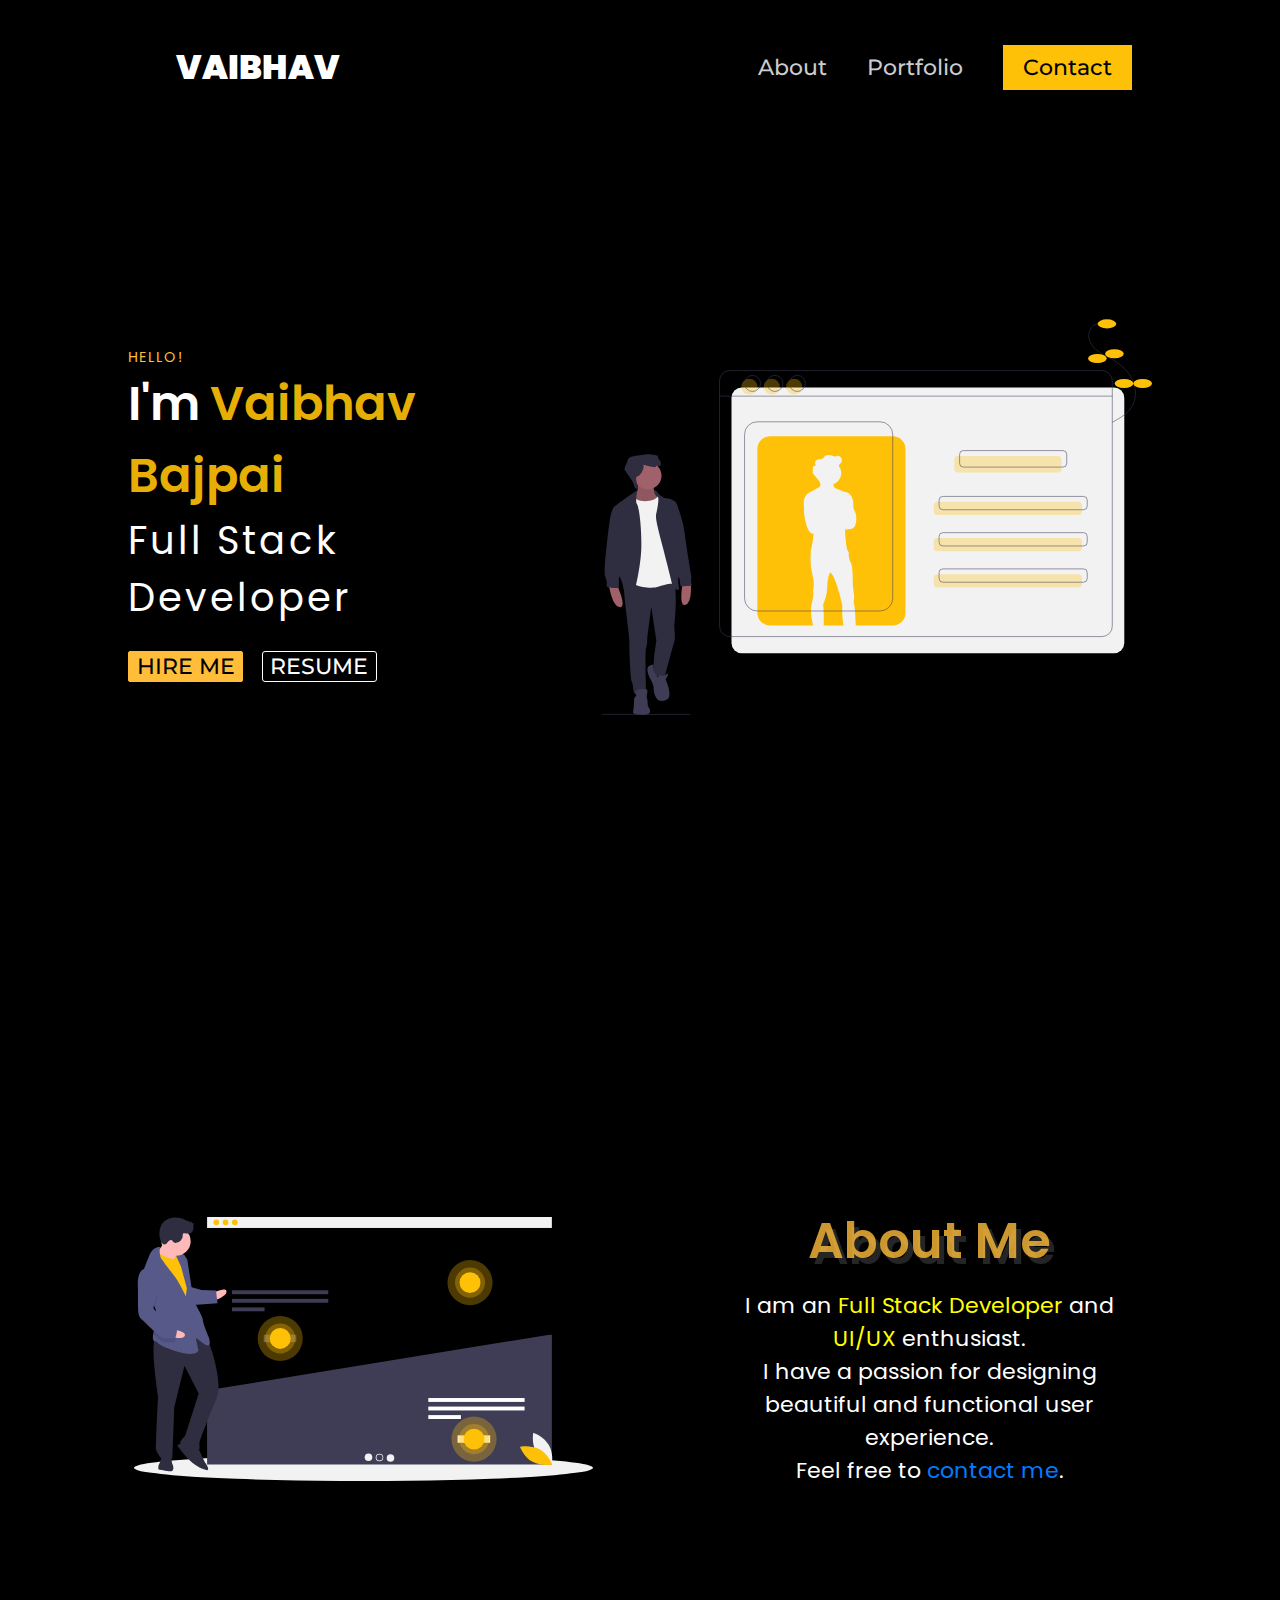
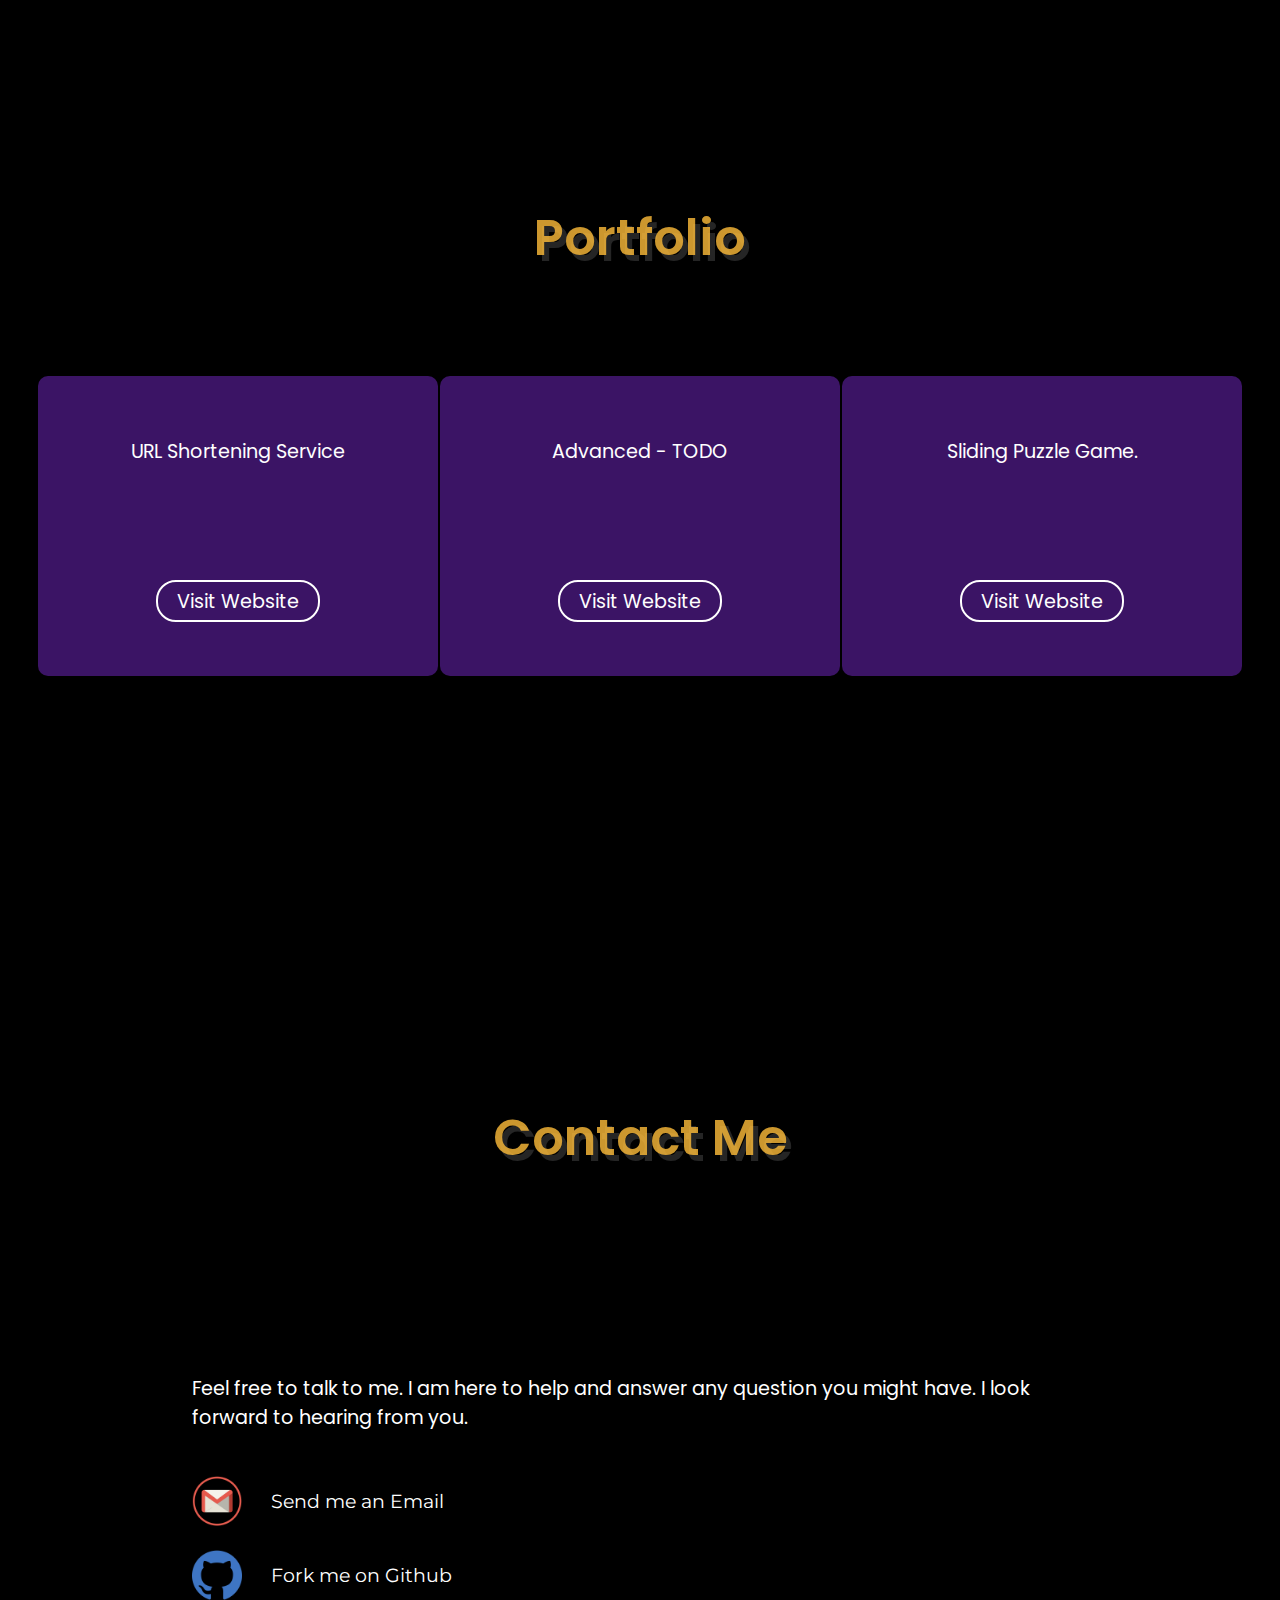
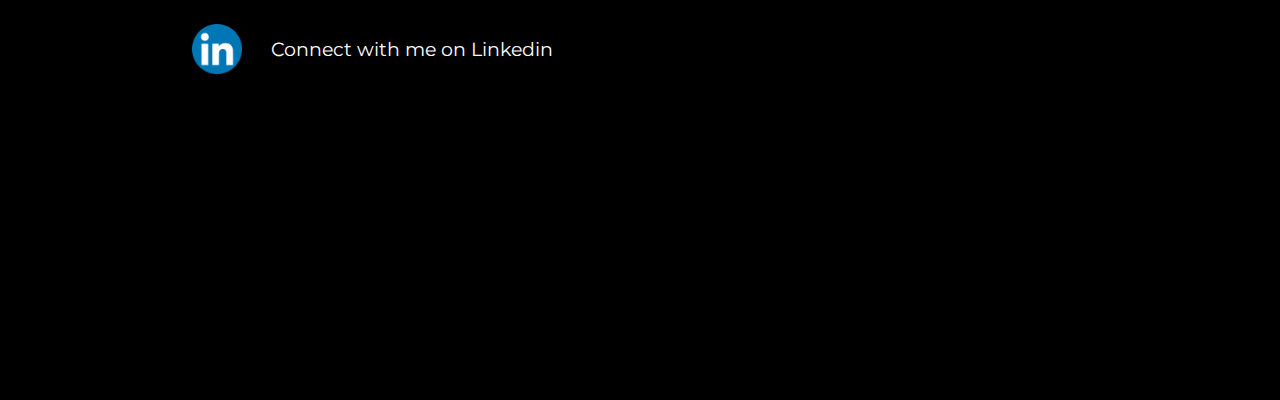
<file: index.html>
<!DOCTYPE html>
<html lang="en">
  <head>
    <meta charset="UTF-8" />
    <meta name="viewport" content="width=device-width, initial-scale=1.0" />
    <meta http-equiv="X-UA-Compatible" content="ie=edge" />
    <title>Vaibhav Bajpai</title>

    <!-- my stylesheets starts -->
    <link rel="stylesheet" href="./css/styles.css" />
    <link rel="stylesheet" href="./css/responsive.css" />
    <link
      rel="stylesheet"
      href="https://use.fontawesome.com/releases/v5.5.0/css/all.css"
    />

    <!-- Google Tag Manager -->
    <script>
      (function (w, d, s, l, i) {
        w[l] = w[l] || [];
        w[l].push({ "gtm.start": new Date().getTime(), event: "gtm.js" });
        var f = d.getElementsByTagName(s)[0],
          j = d.createElement(s),
          dl = l != "dataLayer" ? "&l=" + l : "";
        j.async = true;
        j.src = "https://www.googletagmanager.com/gtm.js?id=" + i + dl;
        f.parentNode.insertBefore(j, f);
      })(window, document, "script", "dataLayer", "GTM-MG83QJJ");
    </script>
    <!-- End Google Tag Manager -->
  </head>

  <body>
    <!-- Google Tag Manager (noscript) -->
    <noscript
      ><iframe
        src="https://www.googletagmanager.com/ns.html?id=GTM-MG83QJJ"
        height="0"
        width="0"
        style="display: none; visibility: hidden"
      ></iframe
    ></noscript>
    <!-- End Google Tag Manager (noscript) -->

    <!-- header section starts -->
    <header>
      <!-- <img class="logo" src="./img/" alt="Vaibhav Bajpai"> -->
      <h1 class="logo">Vaibhav</h1>
      <input type="checkbox" id="toggle" />
      <label for="toggle" class="display-btn">
        <i class="fas fa-bars"></i>
      </label>

      <ul class="nav-links">
        <li><a href="#about-area">About</a></li>
        <li><a href="#portfolio-area">Portfolio</a></li>
        <!-- <li><a href="#skills-area">Skills</a></li> -->
        <li>
          <a class="cta" href="#contact-area"><button>Contact</button></a>
        </li>

        <label for="toggle" class="hide-btn">
          <i class="fas fa-times"></i>
        </label>
      </ul>
    </header>
    <!-- header section ends -->

    <!-- main section starts -->
    <main class="main-area">
      <!-- banner section starts -->
      <div class="banner-area" id="banner-area">
        <div class="banner-msg-area">
          <div class="line-1">hello!</div>
          <div class="line-2">
            <span class="banner-highlighted-text">I'm</span> Vaibhav Bajpai
          </div>
          <div class="line-3">Full Stack Developer</div>
          <div class="banner-btn-area">
            <a href="#contact-area">
              <button type="button" class="hire-me-btn">hire me</button></a
            >
            <a href="./resume/resume.pdf" target="_blank"
              ><button type="button" class="resume-btn">resume</button></a
            >
          </div>
        </div>
        <div class="banner-img-area">
          <img src="./img/banner-img.svg" alt="banner-img" class="banner-img" />
        </div>
      </div>
      <!-- banner section ends -->

      <!-- about section starts -->
      <div class="about-area" id="about-area">
        -->

        <div class="about-info-area">
          <div class="about-me-heading">about me</div>
          <div class="about-img-area-responsive">
            <img
              src="./img/about-me-img.svg"
              alt="about-me-img"
              class="about-me-img-responsive"
            />
          </div>
          <div class="about-me-info">
            <div class="line-1">
              I am an
              <span class="about-me-highlighted-text">
                Full Stack Developer</span
              >
              and
              <span class="about-me-highlighted-text">UI/UX</span> enthusiast.
            </div>

            <div class="line-2">
              I have a passion for designing beautiful and functional user
              experience.
            </div>

            <div class="line-3">
              Feel free to <a href="#contact-area">contact me</a>.
            </div>
          </div>
        </div>
        <div class="about-img-area">
          <img
            src="./img/about-me-img.svg"
            alt="about-me-img"
            class="about-me-img"
          />
        </div>
      </div>
      <!-- about section ends -->

      <!-- portfolio section starts -->

      <div class="portfolio-area" id="portfolio-area">
        <div class="portfolio-heading">Portfolio</div>
        <div class="portfolio-cards-section">
          <div class="portfolio-cards">
            <div class="work-info">URL Shortening Service</div>
            <div class="visit-link">
              <a href="https://tiny-insta-url.herokuapp.com/" target="_blank"
                >Visit Website</a
              >
            </div>
          </div>
          <div class="portfolio-cards">
            <div class="work-info">Advanced - TODO</div>
            <div class="visit-link">
              <a
                href="https://advanced-todo-react.herokuapp.com/"
                target="_blank"
                >Visit Website</a
              >
            </div>
          </div>
          <div class="portfolio-cards">
            <div class="work-info">Sliding Puzzle Game.</div>
            <div class="visit-link">
              <a
                href="https://vaibhavb1998.github.io/project/index.html"
                target="_blank"
                >Visit Website</a
              >
            </div>
          </div>
        </div>
      </div>
      <!-- portfolio section ends -->

      <!-- skills section starts -->
      <!-- <div class="skills-area" id="skills-area">
      <div class="skills-heading">
        Skills
      </div>
      <div class="skills-cards-section">
        <div class="skills-card"></div>
        <div class="skills-card"></div>
        <div class="skills-card"></div>
        <div class="skills-card"></div>
        <div class="skills-card"></div>
        <div class="skills-card"></div>
      </div>
    </div> -->
      <!-- skills section ends -->

      <!-- contact section starts -->
      <div class="contact-area" id="contact-area">
        <div class="contact-heading">Contact Me</div>
        <div class="flex-container">
          <div class="social-section">
            <div class="small-msg">
              Feel free to talk to me. I am here to help and answer any question
              you might have. I look forward to hearing from you.
            </div>
            <br /><br /><br /><br />
            <div class="social-icons-section">
              <div class="social-icons">
                <img src="./img/gmail.png" alt="" height="50" />
                <a
                  href="mailto:vaibhavbajpai12@gmail.com?Subject=Hello%20again"
                  target="_top"
                  ><span>Send me an Email</span></a
                >
              </div>
              <br />
              <div class="social-icons">
                <img src="./img/github.png" alt="" height="50" />
                <a href="https://github.com/vaibhavb1998" target="blank"
                  ><span> Fork me on Github</span></a
                >
              </div>
              <br />
              <div class="social-icons">
                <img src="./img/linkedin.png" alt="" height="50" />
                <a
                  href="https://in.linkedin.com/in/vaibhav-bajpai-a53a69174"
                  target="_blank"
                  ><span> Connect with me on Linkedin</span></a
                >
              </div>
              <br />
            </div>
          </div>
          <!-- <div class="my-profile-pic">
            <img
              class="my-pic"
              src="./img/vaibhav.png"
              alt=""
              height="400"
              width="300"
            />
          </div> -->
        </div>
      </div>
      <!-- contact section ends -->
    </main>
    <!-- main section ends -->

    <!-- footer section starts -->
    <!-- <footer>
    &copy; Vaibhav Bajpai
  </footer> -->
    <!-- footer section ends -->

    <script src="./js/script.js"></script>
  </body>
</html>
</file>
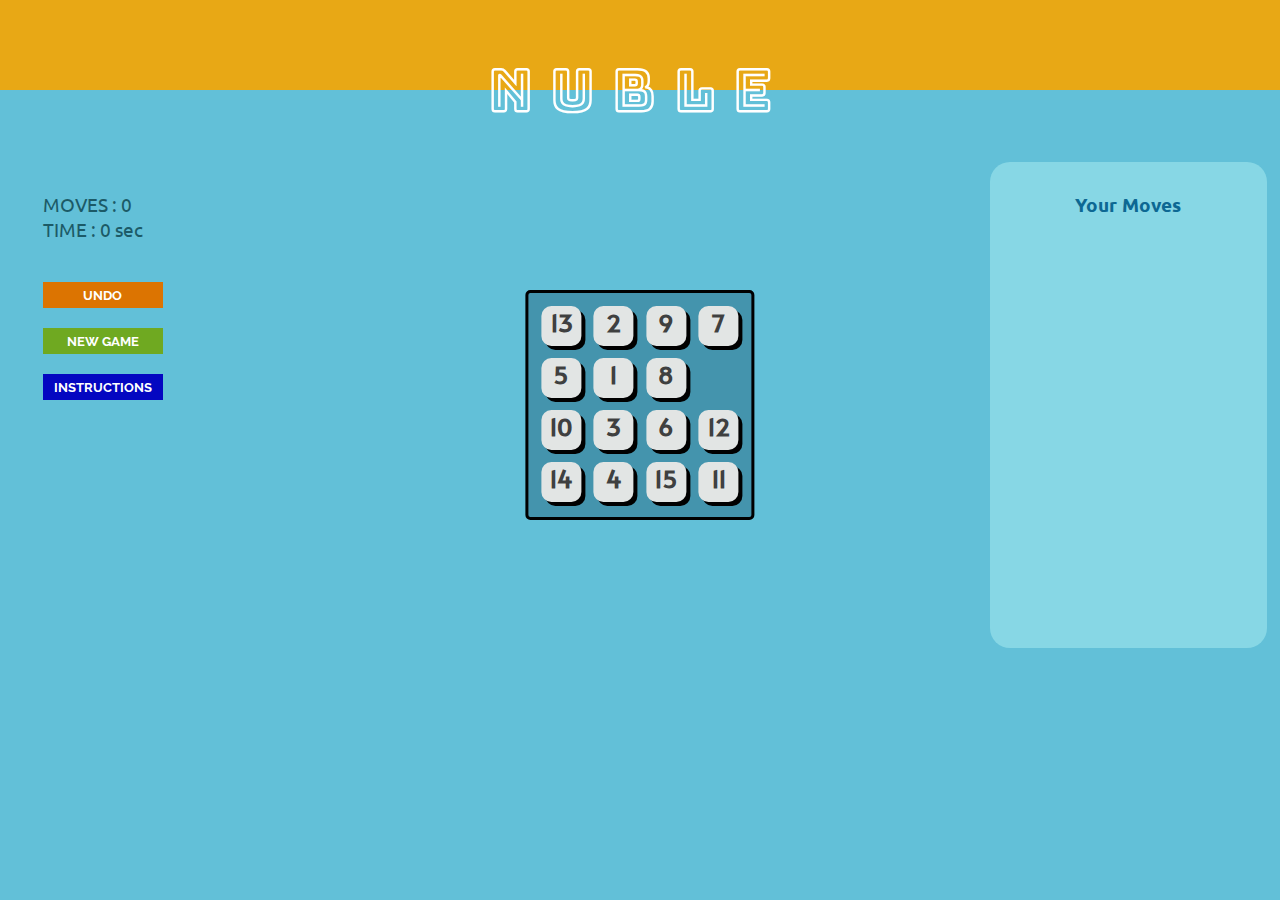
<file: project/index.html>
<!DOCTYPE html>
<html lang="en">
  <head>
    <meta charset="UTF-8" />
    <meta name="viewport" content="width=device-width, initial-scale=1.0" />
    <meta http-equiv="X-UA-Compatible" content="ie=edge" />
    <title>NUBLE - Vaibhav Bajpai</title>
    <link rel="stylesheet" href="./css/styles.css" />
    <link rel="stylesheet" href="./css/responsive.css" />
  </head>

  <body onkeydown="keyPressed(event)">
    <header>
      <h1>NUBLE</h1>
    </header>

    <main>
      <section id="stats-section">
        <div class="stats">
          <div>
            <span>moves : </span>
            <span id="moves-count">0</span>
          </div>
          <div>
            <span>time : </span>
            <span id="timer">0</span>
            <span style="text-transform: lowercase">sec</span>
          </div>
        </div>
        <div class="game-btn" style="width: 140px">
          <button
            style="background: #dc7401; color: white; text-transform: uppercase"
            onclick="undo();"
          >
            undo
          </button>
          <button
            style="background: #6fa921; color: white; text-transform: uppercase"
            onclick="window.location.reload();"
          >
            new game
          </button>
          <!-- <button
            style="background: #c1044b; color: white; text-transform: uppercase"
            class="disabled"
          >
            auto solve
          </button> -->
          <a href="./rules/rules.html" target="_blank">
            <button
              style="
                background: rgb(4, 7, 193);
                color: white;
                text-transform: uppercase;
              "
            >
              Instructions
            </button>
          </a>
        </div>
      </section>

      <section id="playground">
        <!-- <div class="play-area-easy">
        <div class="box">
          <div class="row1">
            <div class="box-cells"></div>
            <div class="box-cells"></div>
            <div class="box-cells"></div>
          </div>
          <div class="row2">
            <div class="box-cells"></div>
            <div class="box-cells"></div>
            <div class="box-cells"></div>
          </div>
          <div class="row3">
            <div class="box-cells"></div>
            <div class="box-cells"></div>
            <div class="box-cells"></div>
          </div>
        </div>
      </div> -->
        <div class="play-area-medium">
          <div class="box">
            <div class="row1">
              <div class="box-cells"></div>
              <div class="box-cells"></div>
              <div class="box-cells"></div>
              <div class="box-cells"></div>
            </div>
            <div class="row2">
              <div class="box-cells"></div>
              <div class="box-cells"></div>
              <div class="box-cells"></div>
              <div class="box-cells"></div>
            </div>
            <div class="row3">
              <div class="box-cells"></div>
              <div class="box-cells"></div>
              <div class="box-cells"></div>
              <div class="box-cells"></div>
            </div>
            <div class="row4">
              <div class="box-cells"></div>
              <div class="box-cells"></div>
              <div class="box-cells"></div>
              <div class="box-cells"></div>
            </div>
          </div>
        </div>
      </section>

      <section id="moves">
        <h3>Your Moves</h3>
        <div class="moves-list" id="moves-list">
          <ol id="list"></ol>
        </div>
      </section>
    </main>

    <!-- <footer>
    <h3>Difficulty Level</h3>
    <div class="choose-difficulty">
      <button class="disabled" disabled>Easy</button>
      <button class="disabled" style="background: white;" disabled>Medium</button>
    </div>
  </footer> -->
    <script src="./js/script.js"></script>
  </body>
</html>
</file>
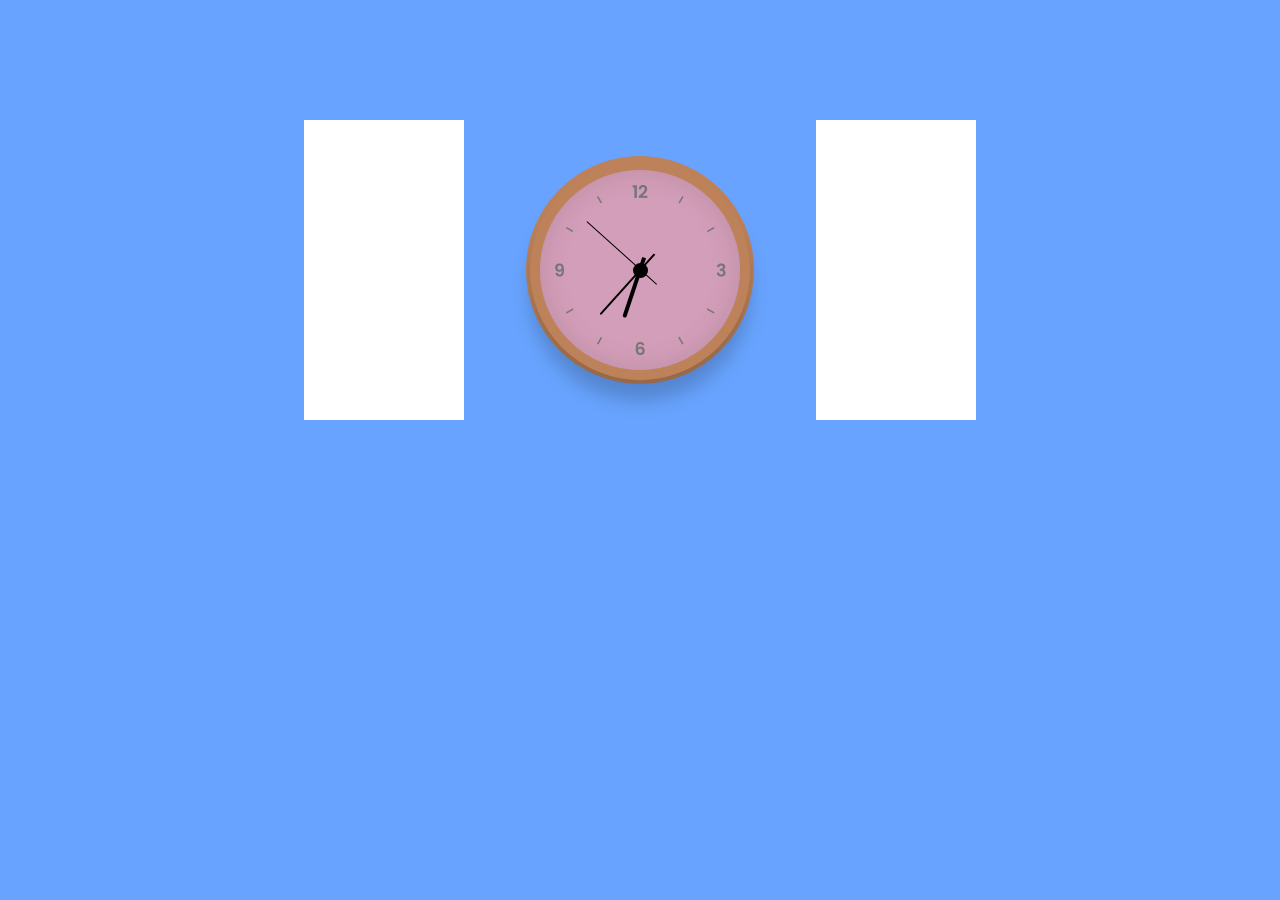
<file: projects/my/index.html>
<!DOCTYPE html>
<html lang="en">

<head>
  <meta charset="UTF-8">
  <meta name="viewport" content="width=device-width, initial-scale=1.0">
  <meta http-equiv="X-UA-Compatible" content="ie=edge">
  <title>Document</title>

  <link rel="stylesheet" href="styles.css">
</head>

<body>

  <div class="photoframes">
    <div class="frame-1"></div>
    <div class="frame-2"></div>
  </div>
  <div class="clock">
    <div class="hour">
      <div class="hr" id="hr"></div>
    </div>
    <div class="min">
      <div class="mn" id="mn"></div>
    </div>
    <div class="sec">
      <div class="sc" id="sc"></div>
    </div>
  </div>

  <script>
    const deg = 6;
    const hr = document.querySelector("#hr");
    const mn = document.querySelector("#mn");
    const sc = document.querySelector("#sc");

    setInterval(() => {
      let day = new Date();
      let hh = day.getHours() * 30;
      let mm = day.getMinutes() * deg;
      let ss = day.getSeconds() * deg;
      hr.style.transform = `rotateZ(${hh+(mm/12)}deg)`;
      mn.style.transform = `rotateZ(${mm}deg)`;
      sc.style.transform = `rotateZ(${ss}deg)`;
    })
  </script>
</body>

</html>
</file>
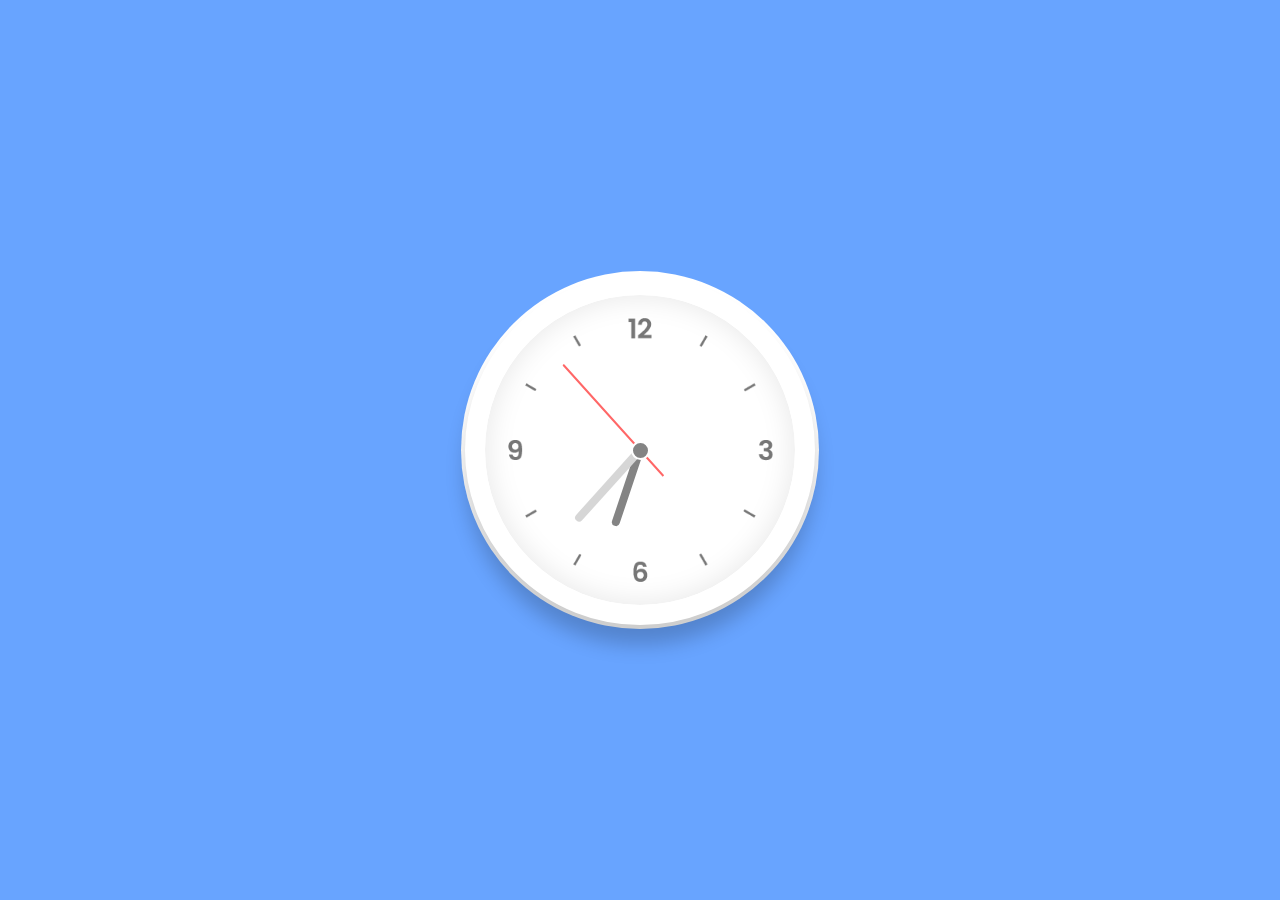
<file: projects/New folder/index.html>
<!DOCTYPE html>
<html lang="en">

<head>
  <meta charset="UTF-8">
  <meta name="viewport" content="width=device-width, initial-scale=1.0">
  <meta http-equiv="X-UA-Compatible" content="ie=edge">
  <title>Document</title>

  <link rel="stylesheet" href="styles.css">
</head>

<body>

  <div class="clock">
    <div class="hour">
      <div class="hr" id="hr"></div>
    </div>
    <div class="min">
      <div class="mn" id="mn"></div>
    </div>
    <div class="sec">
      <div class="sc" id="sc"></div>
    </div>
  </div>

  <script>
    const deg = 6;
    const hr = document.querySelector("#hr");
    const mn = document.querySelector("#mn");
    const sc = document.querySelector("#sc");

    setInterval(() => {
      let day = new Date();
      let hh = day.getHours() * 30;
      let mm = day.getMinutes() * deg;
      let ss = day.getSeconds() * deg;
      hr.style.transform = `rotateZ(${hh+(mm/12)}deg)`;
      mn.style.transform = `rotateZ(${mm}deg)`;
      sc.style.transform = `rotateZ(${ss}deg)`;
    })
  </script>
</body>

</html>
</file>
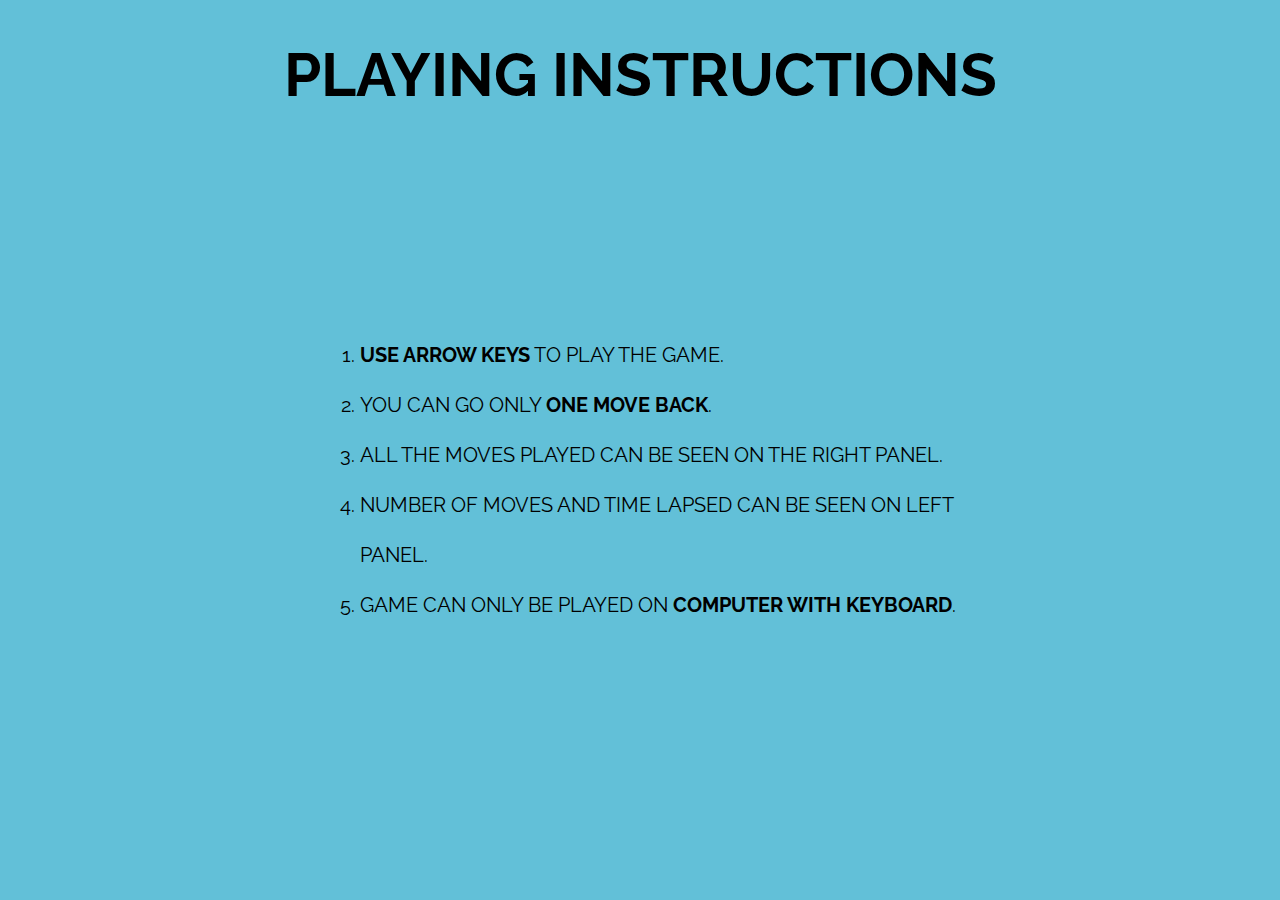
<file: project/rules/rules.html>
<!DOCTYPE html>
<html lang="en">

<head>
  <meta charset="UTF-8">
  <meta name="viewport" content="width=device-width, initial-scale=1.0">
  <meta http-equiv="X-UA-Compatible" content="ie=edge">
  <title>NUBLE - Vaibhav Bajpai</title>

  <style>
    @import url('https://fonts.googleapis.com/css?family=Raleway&display=swap');

    body {
      background: #62c0d8;
      color: black;
      font-size: 30px;
      font-family: 'Raleway', sans-serif;
    }

    h1 {
      text-align: center;
    }

    ol {
      position: absolute;
      top: 50%;
      left: 50%;
      transform: translate(-50%, -50%);
    }

    li {
      font-size: 20px;
      text-transform: uppercase;
      line-height: 50px;
      color: black
    }
  </style>
</head>

<body>

  <div class="container">

    <h1>PLAYING INSTRUCTIONS</h1>
    <ol>
      <li>
        <b>use arrow keys</b> to play the game.
      </li>
      <li>
        you can go only <b>one move back</b>.
      </li>
      <li>
        all the moves played can be seen on the right panel.
      </li>
      <li>
        Number of moves and time lapsed can be seen on left panel.
      </li>
      <li>
        Game can only be played on <b>computer with keyboard</b>.
      </li>
    </ol>
  </div>

</body>

</html>
</file>
<file: css/styles.css>
/* google fonts starts */
@import url('https://fonts.googleapis.com/css?family=Montserrat:500&display=swap');
@import url('https://fonts.googleapis.com/css?family=Poppins:400,900&display=swap');
@import url('https://fonts.googleapis.com/css?family=Teko&display=swap');
/* google fonts ends */

/* universal styling starts */
* {
  margin: 0;
  padding: 0;
  box-sizing: border-box;
}

/* universal styling ends */

/* setting the font-size for rem */
html {
  font-size: 60%;
  scroll-behavior: smooth;
}

body {
  background: black;
}

/* header section starts */
header {
  display: flex;
  justify-content: space-between;
  align-items: center;
  padding: 0 10%;
  color: white;
  min-height: 15vh;
  max-height: 15vh;
}

ul {
  display: flex;
  align-items: center;
  justify-content: center;
}

li,
header a,
button {
  font-family: 'Montserrat', sans-serif;
  font-weight: 500;
  font-size: 1.6rem;
  text-decoration: none;
  color: white;
}

.logo {
  cursor: pointer;
  margin-right: auto;
  color: white;
  font-size: 3.5rem;
  text-transform: uppercase;
  font-family: 'Poppins', sans-serif;
  padding: 0 2rem 0 5rem;
  font-weight: 900;
}

.nav-links {
  list-style-type: none;
}

.nav-links li {
  display: inline-block;
  padding: 0px 20px;
}

.nav-links li a {
  transition: all 0.3s ease 0s;
  font-size: 22px;
  color: #ccc;
}

.nav-links li a:hover {
  color: #ffa807;
}

button {
  padding: 9px 20px;
  background-color: #ffc107;
  border: none;
  cursor: pointer;
  transition: all 0.3s ease 0s;
  font-size: 22px;
  color: black;
}

button:hover {
  background-color: #ffa807;
}


/* header section ends */

/* main section starts */
/* banner section starts */


.main-area .banner-area {
  min-height: 85vh;
  max-height: 85vh;
  display: flex;
  flex-wrap: nowrap;
  padding: 0 10%;
  align-items: center;
  justify-content: center;
}

.main-area .banner-area .banner-msg-area {
  padding: 0 10vh 0 0;
}

.main-area .banner-area .line-1 {
  color: #ffbd39;
  text-transform: uppercase;
  font-family: 'Poppins', sans-serif;
  font-size: 1.6rem;
  letter-spacing: 2px;
}

.main-area .banner-area .line-2 {
  color: #ffc107ec;
  text-transform: capitalize;
  font-family: 'Poppins', sans-serif;
  font-size: 7rem;
  font-weight: 600;
}

.main-area .banner-area .banner-highlighted-text {
  color: #fff;
}

.main-area .banner-area .line-3 {
  color: #fff;
  text-transform: capitalize;
  font-family: 'Poppins', sans-serif;
  font-size: 4rem;
  letter-spacing: 3px;
}

.main-area .banner-area .banner-btn-area {
  margin-top: 2rem;
  font-family: 'Teko', sans-serif;
  font-size: 3rem;
}

.main-area .banner-area .banner-msg-area .hire-me-btn {
  border-radius: 2px;
  outline: 0;
  background: #ffbd39;
  color: black;
  border: 1px solid #ffbd39;
  text-transform: uppercase;
  margin-right: 1.5rem;
  padding: 0.1rem 0.8rem;
}

.main-area .banner-area .banner-msg-area .hire-me-btn:hover {
  background: transparent;
  color: white;
  border: 1px solid white;
  transition: 500ms;
}

.main-area .banner-area .banner-msg-area .resume-btn {
  border-radius: 3px;
  outline: 0;
  background: transparent;
  color: white;
  border: 1px solid white;
  text-transform: uppercase;
  padding: 0.1rem 0.8rem;
}

.main-area .banner-area .banner-msg-area .resume-btn:hover {
  background: #ffbd39;
  color: black;
  border: 1px solid #ffbd39;
  transition: 500ms;
}

.main-area .banner-area .banner-img {
  height: 550px;
  width: 550px;
}

/* banner section ends */

/* about-me area starts */
.main-area .about-area {
  min-height: 100vh;
  display: flex;
  justify-content: space-between;
  align-items: center;
  flex-wrap: nowrap;
  padding: 0 10%;
}

.main-area .about-area .about-me-img {
  width: 80%;
  height: auto;
  margin: 0;
}

.about-me-img-responsive {
  display: none;
}

.main-area .about-area .about-info-area {
  order: 2;
}

.main-area .about-area .about-info-area .about-me-heading {
  color: #ffbd39cc;
  font-size: 50px;
  font-weight: 600;
  text-transform: capitalize;
  font-family: 'Poppins', sans-serif;
  text-shadow: 5px 6px rgba(170, 170, 170, 0.219);
  text-align: center;
}

.main-area .about-area .about-info-area .about-me-info {
  color: white;
  font-family: 'Poppins', sans-serif;
  font-size: 2.6rem;
  padding: 1rem 2.5rem;
  text-align: center;
}

.main-area .about-area .about-info-area .about-me-highlighted-text {
  color: yellow;
}

.main-area .about-area .about-info-area .about-me-highlighted-text:hover {
  color: #ffbd39;
  transition: 1s;
  cursor: pointer;
}

.main-area .about-area .about-info-area .about-me-info .line-3 a {
  color: #007bff;
  text-decoration: none;
}

.main-area .about-area .about-info-area .about-me-info .line-3 a:hover {
  color: #015dbe;
  text-decoration: underline;
}


/* about-me area ends */

/* portfolio area starts */

.portfolio-area {
  padding: 0 2%;
  min-height: 100vh;
}

.main-area .portfolio-area .portfolio-heading {
  color: #ffbd39cc;
  font-size: 50px;
  font-weight: 600;
  text-transform: capitalize;
  font-family: 'Poppins', sans-serif;
  text-shadow: 5px 6px rgba(170, 170, 170, 0.219);
  text-align: center;
  margin-bottom: 10vh;
}

.portfolio-cards-section {
  display: flex;
  flex-wrap: wrap;
  padding: 10px;
  justify-content: space-evenly;
}

.portfolio-cards {
  font-size: 2rem;
  border-radius: 10px;
  width: 400px;
  height: 300px;
  margin-bottom: 40px;
  transition: 400ms ease-in-out;
  cursor: pointer;
  background: rgba(105, 35, 180, 0.562);
  padding: 0 4rem;
  text-align: center;
  color: white;
  display: flex;
  flex-direction: column;
  align-items: center;
  justify-content: space-around;
  font-family: 'Poppins', sans-serif;
}

.portfolio-cards:hover {
  background: #141c3a;
}

.portfolio-cards:hover .visit-link a {
  border: 2px solid #7510F7;
}

.portfolio-cards .visit-link a {
  text-decoration: none;
  padding: 0.6rem 2rem;
  color: white;
  border: 2px solid white;
  border-radius: 20px;
  transition: 100ms ease-in-out;
}

.portfolio-cards .visit-link a:hover {
  background: #7510F7;
  color: white;
  border: 2px solid #7510F7;
}

/* portfolio area ends */

/* skills area starts */
.skills-area {
  min-height: 100vh;
  padding: 0 10%;
}

.main-area .skills-area .skills-heading {
  color: #ffbd39cc;
  font-size: 50px;
  font-weight: 600;
  text-transform: capitalize;
  font-family: 'Poppins', sans-serif;
  text-shadow: 5px 6px rgba(170, 170, 170, 0.219);
  text-align: center;
  margin-bottom: 10vh;
}

.skills-cards-section {
  display: flex;
  justify-content: space-around;
  flex-wrap: wrap;
}

.skills-card img {
  height: 150px;
  width: 120px;
}

/* skills area ends */

/* contact area starts */
.contact-area {
  min-height: 100vh;
  padding: 0 15%;
  color: white;
}

.main-area .contact-area .contact-heading {
  color: #ffbd39cc;
  font-size: 50px;
  font-weight: 600;
  text-transform: capitalize;
  font-family: 'Poppins', sans-serif;
  text-shadow: 5px 6px rgba(170, 170, 170, 0.219);
  text-align: center;
  margin-bottom: 10vh;
}

.main-area .contact-area .flex-container {
  display: flex;
  align-items: center;
  min-height: 60vh;
  justify-content: space-between;
}

.main-area .contact-area .flex-container .my-pic {
  border-radius: 20%;
}

.main-area .contact-area .flex-container .social-section {
  width: 100%;
  /* width: 55%; */
}

.main-area .contact-area .social-section .small-msg {
  font-size: 2rem;
  font-family: 'Poppins', sans-serif;
}

.main-area .contact-area .social-icons-section {
  font-size: 2rem;
  font-family: 'Montserrat', sans-serif;
}

.main-area .contact-area .social-icons-section .social-icons {
  display: flex;
  align-items: center;
}

.main-area .contact-area .social-icons-section .social-icons img {
  margin-right: 3rem;
  cursor: pointer;
  transition: 300ms;
}

.main-area .contact-area .social-icons-section .social-icons img:hover {
  opacity: 0.7;
}

.main-area .contact-area .social-icons-section .social-icons a {
  text-decoration: none;
  color: white;
  transition: 300ms;
}

.main-area .contact-area .social-icons-section .social-icons a:hover {
  color: rgb(156, 154, 154);
}

/* contact area ends */

/* main section ends */

/* footer section starts */
footer {
  display: flex;
  justify-content: center;
  align-items: center;
  color: white;
  font-size: 3rem;
  font-family: 'Montserrat', sans-serif;
  background: rgba(128, 128, 128, 0.1);
  padding: 1.5rem;
}

/* footer section ends */

/* scrollbar styling starts*/
::-webkit-scrollbar {
  width: 6px;
}

::-webkit-scrollbar-thumb {
  width: 3px;
  background: linear-gradient(to bottom, #33ccff 0%, #ff99cc 100%);
  border-radius: 8px;
}

/* scrollbar styling ends*/
</file>
<file: css/responsive.css>
html {
  font-size: 60%;
  scroll-behavior: smooth;
}

/* responsive navbar starts */
.display-btn,
.hide-btn {
  transition: 0.4s;
  font-size: 25px;
  cursor: pointer;
  display: none;
}

.display-btn {
  float: right;
}

#toggle {
  position: absolute;
  visibility: hidden;
  z-index: -1;
}

@media screen and (max-width: 900px) {

  .display-btn,
  .hide-btn {
    display: block;
    color: white;
  }

  ul {
    flex-direction: column;
    justify-content: space-evenly;
    position: fixed;
    width: 100%;
    height: 100vh;
    background: black;
    left: -100%;
    top: 0;
    align-items: center;
    transition: 800ms;
  }

  .nav-links li a,
  button {
    font-size: 4rem;
  }

  button {
    background-color: transparent;
    color: #ccc;
  }

  button:hover {
    color: #ffa807;
    background-color: transparent;
  }

  .hide-btn {
    position: absolute;
    top: 20px;
    right: 80px;
    font-size: 30px;
  }

  #toggle:checked~ul {
    left: 0;
  }
}

/* responsive navbar ends */


@media only screen and (max-width: 1300px) {
  .main-area .banner-area .line-1 {
    font-size: 1.5rem;
  }

  .main-area .banner-area .line-2 {
    font-size: 5rem;
  }

  .main-area .about-area .about-info-area .about-me-info {
    font-size: 2.3rem;
  }

  .main-area .about-area .about-me-img-responsive {
    width: 80%;
    height: 50%;
    margin: 20px 0;
  }
}

@media only screen and (max-width: 1100px) {


  /* main section starts */

  /* banner area starts */
  .main-area .banner-area .banner-img {
    display: none;
  }

  .main-area .banner-area .banner-msg-area {
    padding: 0;
    text-align: center;
  }

  .main-area .banner-area .line-1 {
    font-size: 3rem;
  }

  .main-area .banner-area .line-2 {
    font-size: 8.5rem;
  }

  .main-area .banner-area .line-3 {
    font-size: 4rem;
  }

  /* banner area ends */

  /* about-me area starts */

  .about-me-img {
    display: none;
  }

  .about-img-area-responsive {
    display: flex;
    text-align: center;
    justify-content: center;
  }

  .about-me-img-responsive {
    display: flex;
    width: 500px;
    height: 300px;
    text-align: center;
    margin: 30px 0;
  }

  /* about-me area ends */


  /* main section ends */

}

@media only screen and (max-width: 720px) {

  .about-me-img-responsive {
    width: 80%;
  }

  /* banner area starts */
  .main-area .banner-area .line-1 {
    font-size: 2rem;
  }

  .main-area .banner-area .line-2 {
    font-size: 6rem;
  }

  .main-area .banner-area .line-3 {
    font-size: 3rem;
  }

  .main-area .banner-area .banner-btn-area .resume-btn,
  .main-area .banner-area .banner-btn-area .hire-me-btn {
    font-size: 2.5rem;
  }

  /* banner area ends */

  /* contact area starts */

  .contact-area {
    padding: 0;
  }

  .main-area .contact-area .flex-container {
    flex-direction: column;
    width: 100%;
    text-align: center;
  }

  .main-area .contact-area .social-section .small-msg {
    margin-top: 20px;
  }

  .main-area .contact-area .flex-container .social-section {
    width: 80%;
  }

  .main-area .contact-area .flex-container .social-section {
    order: 3;
  }

  .main-area .contact-area .social-section .small-msg {
    order: 2;
  }

  .main-area .contact-area .social-icons-section .social-icons img {
    margin-right: 10px;
  }

  .main-area .contact-area .social-icons-section {
    font-size: 1.6rem;
  }

  /* contact area endss */


  .main-area .about-area .about-info-area .about-me-info {
    font-size: 2rem;
  }

}
</file>
<file: project/css/styles.css>
/* google fonts */

@import url('https://fonts.googleapis.com/css?family=Raleway&display=swap');
@import url('https://fonts.googleapis.com/css?family=Ubuntu&display=swap');
@import url('https://fonts.googleapis.com/css?family=Bungee+Outline&display=swap');
@import url('https://fonts.googleapis.com/css?family=Alata&display=swap');
/* google fonts */

/* setting universal properties */

* {
  margin: 0;
  padding: 0;
  box-sizing: border-box;
  text-decoration: none;
  outline: none;
}

html {
  font-size: 60%;
}

body {
  background: #62c0d8;
  color: rgba(255, 255, 255, 0.849);
}

/* setting universal properties */

/* styling header starts */

header {
  height: 10vh;
  color: white;
  display: flex;
  align-items: center;
  justify-content: center;
  background: #E8A815;
  position: relative;
  font-size: 3rem;
}

header h1 {
  top: 100%;
  left: 50%;
  transform: translate(-50%, -50%);
  position: absolute;
  font-family: 'Bungee Outline', cursive;
  letter-spacing: 2rem;
}

/* styling header ends */

/* styling main section starts */

main {
  min-height: 70vh;
  display: flex;
  flex-direction: row;
  justify-content: space-between;
  padding: 8vh 1vw;
}

/* styling stats section starts */

#stats-section {
  flex-basis: 25%;
  padding: 30px;
}

.stats {
  margin-bottom: 20px;
  text-transform: uppercase;
  font-family: 'Ubuntu', sans-serif;
  font-size: 2rem;
  color: #1C5A67;
}

.game-btn button {
  width: 120px;
  cursor: pointer;
  font-family: 'Raleway', sans-serif;
  color: rgba(0, 0, 0, 0.6);
  margin-top: 20px;
  font-size: 1.4rem;
  display: inline-block;
  background: #ACDBE7;
  padding: 5px 10px;
  border: none;
  font-family: 'Raleway', sans-serif;
  font-weight: bold;
}

/* styling stats section starts */

/* styling playground section starts */

#playground {
  flex-basis: 65%;
  position: relative;
  padding: 0;
}

.play-area-easy, .play-area-medium {
  position: absolute;
  top: 50%;
  left: 50%;
  transform: translate(-50%, -50%);
}

.play-area-easy {
  display: none;
}

.play-area-medium {
  display: block;
}

.box {
  border-radius: 5px;
  background: #4494AD;
  padding: 8px;
  margin: 0;
  border: 3px solid black;
}

.box-cells {
  display: inline-block;
  width: 40px;
  height: 40px;
  text-align: center;
  font-size: 2.5rem;
  cursor: pointer;
  border-radius: 10px;
  background: #E2E5E4;
  color: rgba(0, 0, 0, 0.733);
  font-weight: bold;
  font-family: 'Alata', sans-serif;
  margin: 5px;
  box-shadow: 4px 4px black;
  overflow: hidden;
}

.empty-tile {
  background: transparent;
  box-shadow: none;
}

.box-cells:hover {
  background: rgb(185, 187, 185);
}

/* styling playground section ends */

/* styling moves section starts */

#moves {
  flex-basis: 25%;
  padding: 30px;
  position: relative;
  background: #87D7E5;
  border-radius: 20px;
}

#moves h3 {
  text-align: center;
  margin-bottom: 30px;
  font-family: 'Ubuntu', sans-serif;
  color: #0D6893;
}

#moves .moves-list {
  position: absolute;
  overflow: auto;
  max-height: 65%;
  width: 80%;
  padding: 0 30px;
  font-size: 1.6rem;
  text-transform: uppercase;
  font-family: 'Raleway', sans-serif;
  color: black;
}

#moves .moves-list ol {
  line-height: 30px;
}

/* styling moves section ends */

/* styling main section ends */

/* styling footer starts */

footer {
  height: 20vh;
  position: fixed;
  bottom: 0;
  left: 0;
  width: 100%;
  color: rgb(28, 82, 105);
  display: flex;
  align-items: center;
  justify-content: center;
  flex-direction: column;
  overflow: hidden;
}

h3 {
  font-size: 2rem;
  font-family: 'Ubuntu', sans-serif;
}

footer button {
  width: 120px;
  cursor: pointer;
  font-family: 'Raleway', sans-serif;
  color: rgba(0, 0, 0, 0.6);
  margin-top: 20px;
  font-size: 1.4rem;
  display: inline-block;
  background: #ACDBE7;
  padding: 5px 10px;
  border: none;
  font-family: 'Raleway', sans-serif;
  font-weight: bold;
  transition: 300ms;
}

footer button:hover {
  background: rgb(152, 194, 204);
}

.disabled:hover {
  cursor: not-allowed;
}

/* styling footer ends */
</file>
<file: project/css/responsive.css>
@media only screen and (max-width: 990px) {

  html {
    font-size: 60%;
  }

  #stats-section {
    flex-basis: 15%;
    padding: 30px;
  }

  .stats {
    font-size: 1.5rem;
  }

  .game-btn button {
    width: 100px;
    font-size: 1.1rem;
  }


  #playground {}

  #moves {
    flex-basis: 20%;
  }

  #moves h3 {
    font-size: 2rem;
  }

  #moves .moves-list {
    padding: 0 20px;
    font-size: 1.2rem;
  }

  #moves .moves-list ol {
    line-height: 22px;
  }

}
</file>
<file: projects/my/styles.css>
* {
  margin: 0;
  padding: 0;
  box-sizing: border-box;
}

body {
  position: relative;
  min-height: 100vh;
  background: #68a4ff;
}

.photoframes {
  position: relative;
  min-height: 100vh;
}

.frame-1 {
  position: absolute;
  top: 30%;
  left: 30%;
  transform: translate(-50%, -50%);
  height: 300px;
  width: 160px;
  background: white;
}

.frame-2 {
  position: absolute;
  top: 30%;
  left: 70%;
  transform: translate(-50%, -50%);
  height: 300px;
  width: 160px;
  background: white;
}

.clock {
  position: absolute;
  top: 30%;
  left: 50%;
  transform: translate(-50%, -50%);
  width: 220px;
  height: 220px;
  display: flex;
  justify-content: center;
  align-items: center;
  background: #D39EB9 url(clock.png);
  background-size: cover;
  border-radius: 50%;
  border: 10px solid #BD825A;
  box-shadow: inset 0 0 30px rgba(0, 0, 0, .1),
    0 20px 20px rgba(0, 0, 0, .2),
    0 0 0 4px #BD825A;
}

.clock::before {
  content: '';
  position: absolute;
  width: 15px;
  height: 15px;
  background: black;
  z-index: 100000;
  border-radius: 50%;
}

.hour,
.min,
.sec {
  position: absolute;
}

.hour,
.hr {
  width: 100px;
  height: 100px;
}

.min,
.mn {
  width: 119px;
  height: 119px;
}

.sec,
.sc {
  width: 144px;
  height: 144px;
}

.hr,
.mn,
.sc {
  display: flex;
  justify-content: center;
  position: absolute;
  border-radius: 50%;
}

.hr::before {
  content: '';
  position: absolute;
  width: 4px;
  height: 63px;
  background: black;
  z-index: 10;
  border-radius: 6px 6px 0 0;
}

.mn::before {
  content: '';
  position: absolute;
  width: 2px;
  height: 81px;
  background: black;
  z-index: 11;
  border-radius: 6px 6px 0 0;
}

.sc::before {
  content: '';
  position: absolute;
  width: 1px;
  height: 94px;
  background: black;
  z-index: 12;
  border-radius: 6px 6px 0 0;
}
</file>
<file: projects/New folder/styles.css>
* {
  margin: 0;
  padding: 0;
  box-sizing: border-box;
}

body {
  display: flex;
  justify-content: center;
  align-items: center;
  min-height: 100vh;
  background: #68a4ff;
}

.clock {
  width: 350px;
  height: 350px;
  display: flex;
  justify-content: center;
  align-items: center;
  background: #fff url(clock.png);
  background-size: cover;
  border-radius: 50%;
  border: 20px solid #fff;
  box-shadow: inset 0 0 30px rgba(0, 0, 0, .1),
    0 20px 20px rgba(0, 0, 0, .2),
    0 0 0 4px rgba(255, 255, 255, 1);
}

.clock::before {
  content: '';
  position: absolute;
  width: 15px;
  height: 15px;
  background: #848484;
  border: 2px solid #fff;
  z-index: 100000;
  border-radius: 50%;
}

.hour,
.min,
.sec {
  position: absolute;
}

.hour,
.hr {
  width: 160px;
  height: 160px;
}

.min,
.mn {
  width: 190px;
  height: 190px;
}

.sec,
.sc {
  width: 230px;
  height: 230px;
}

.hr,
.mn,
.sc {
  display: flex;
  justify-content: center;
  position: absolute;
  border-radius: 50%;
}

.hr::before {
  content: '';
  position: absolute;
  width: 8px;
  height: 80px;
  background: #848484;
  z-index: 10;
  border-radius: 6px 6px 0 0;
}

.mn::before {
  content: '';
  position: absolute;
  width: 8px;
  height: 90px;
  background: #d6d6d6;
  z-index: 11;
  border-radius: 6px 6px 0 0;
}

.sc::before {
  content: '';
  position: absolute;
  width: 2px;
  height: 150px;
  background: #ff6767;
  z-index: 12;
  border-radius: 6px 6px 0 0;
}
</file>
